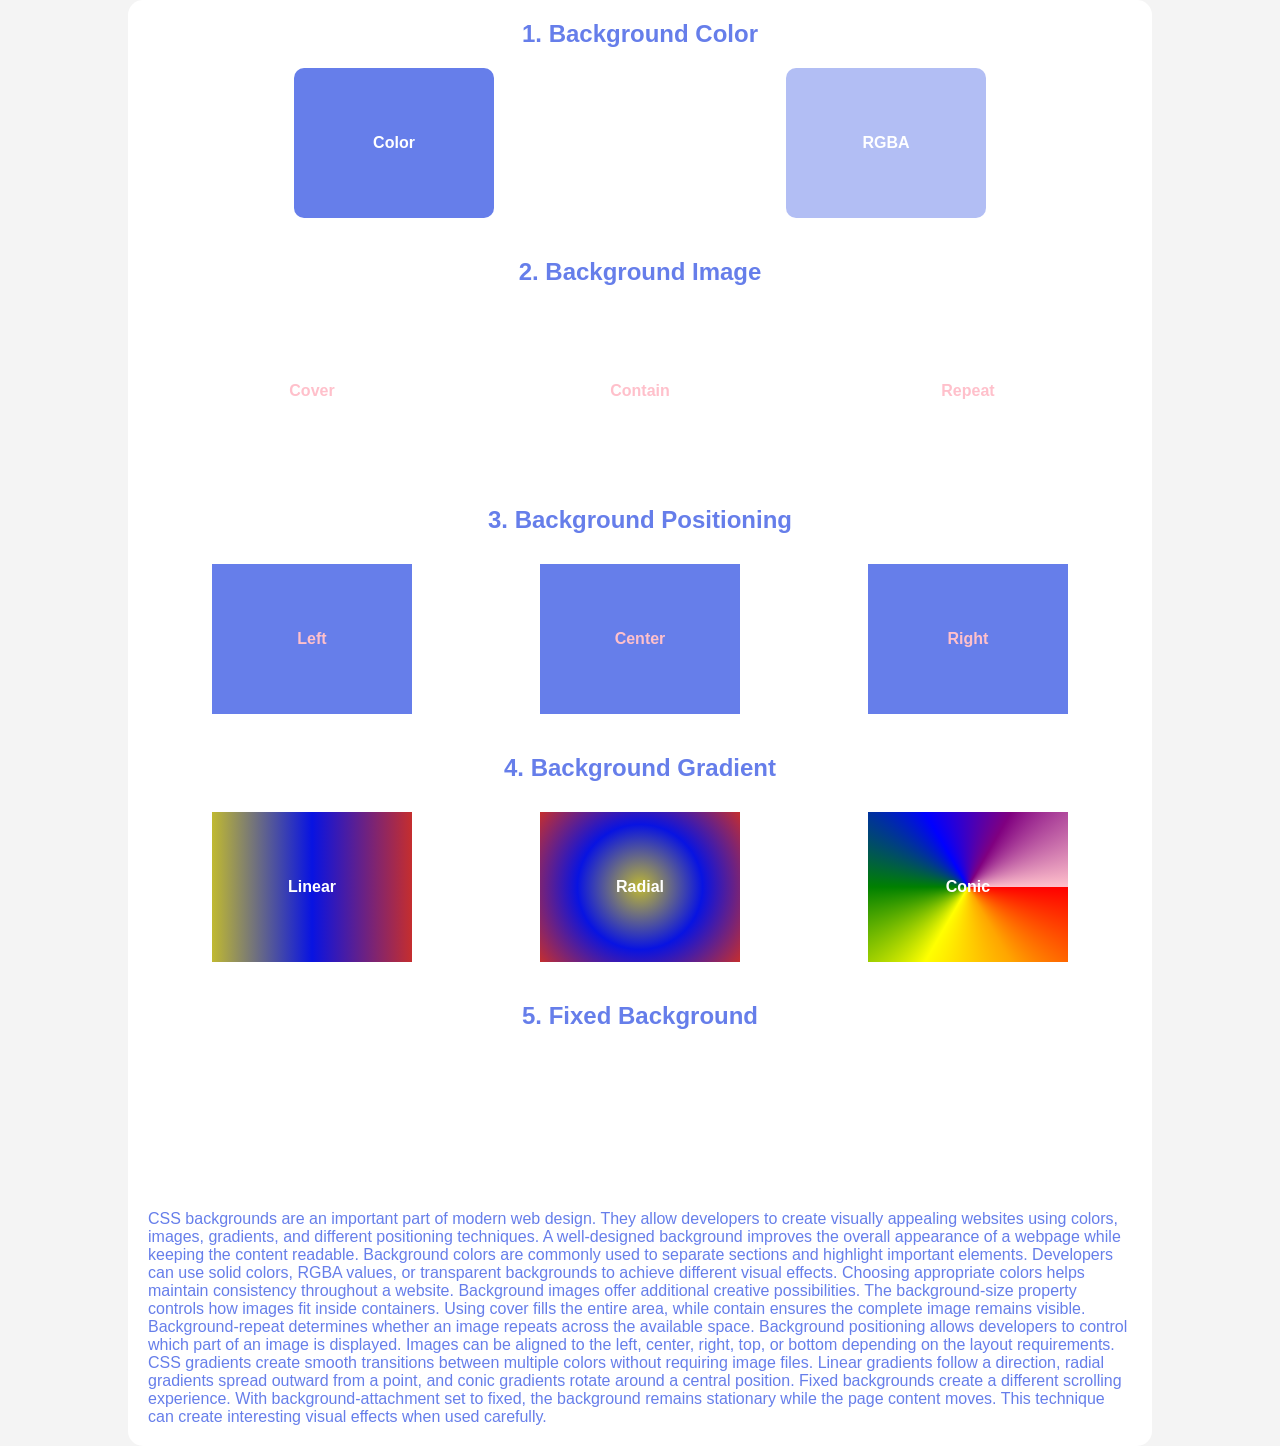
<file: index.html>
<!DOCTYPE html>
<html lang="en">
<head>
    <meta charset="UTF-8">
    <meta name="viewport" content="width=device-width, initial-scale=1.0">
    <title>CSS Background</title>
    <link href="style.css" rel="stylesheet">
</head>
<body>
    <main>
        <section>
            <h1>1. Background Color</h1>
            <div class="bg__color__box">
            <div class="color">Color</div>
            <div class="rgba">RGBA</div>
        </div>
        </section>
        <section>
            <h1 class="title">2. Background Image</h1>
            <div class="bg__image__box">
                <div class="cover">Cover</div>
                <div class="contain">Contain</div>
                <div class="repeat">Repeat</div>
            </div>
        </section>
        <section>
            <h1 class="title">3. Background Positioning</h1>
            <div class="bg__positioning__box">
                <div class="left">Left</div>
                <div class="center">Center</div>
                <div class="right">Right</div>
            </div>
        </section>
        <section>
            <h1 class="title">4. Background Gradient</h1>
            <div class="bg__gradient__box">
                <div class="linear">Linear</div>
                <div class="radial">Radial</div>
                <div class="conic">Conic</div>
            </div>
        </section>
        <section>
            <h1 class="title">5. Fixed Background</h1>
            <div class="fixed__bg__box">
                <div class="fixed">Fixed</div>
            </div>
        </section>
        <section>
            
            <div class="lorem">
                
<div class="text">
  CSS backgrounds are an important part of modern web design.
  They allow developers to create visually appealing websites
  using colors, images, gradients, and different positioning
  techniques. A well-designed background improves the overall
  appearance of a webpage while keeping the content readable.

  Background colors are commonly used to separate sections
  and highlight important elements. Developers can use solid
  colors, RGBA values, or transparent backgrounds to achieve
  different visual effects. Choosing appropriate colors helps
  maintain consistency throughout a website.

  Background images offer additional creative possibilities.
  The background-size property controls how images fit inside
  containers. Using cover fills the entire area, while contain
  ensures the complete image remains visible. Background-repeat
  determines whether an image repeats across the available space.

  Background positioning allows developers to control which
  part of an image is displayed. Images can be aligned to
  the left, center, right, top, or bottom depending on the
  layout requirements.

  CSS gradients create smooth transitions between multiple
  colors without requiring image files. Linear gradients follow
  a direction, radial gradients spread outward from a point,
  and conic gradients rotate around a central position.

  Fixed backgrounds create a different scrolling experience.
  With background-attachment set to fixed, the background
  remains stationary while the page content moves. This
  technique can create interesting visual effects when used
  carefully.
</div>


            </div>
        </section>

    </main>
</body>
</html>
</file>
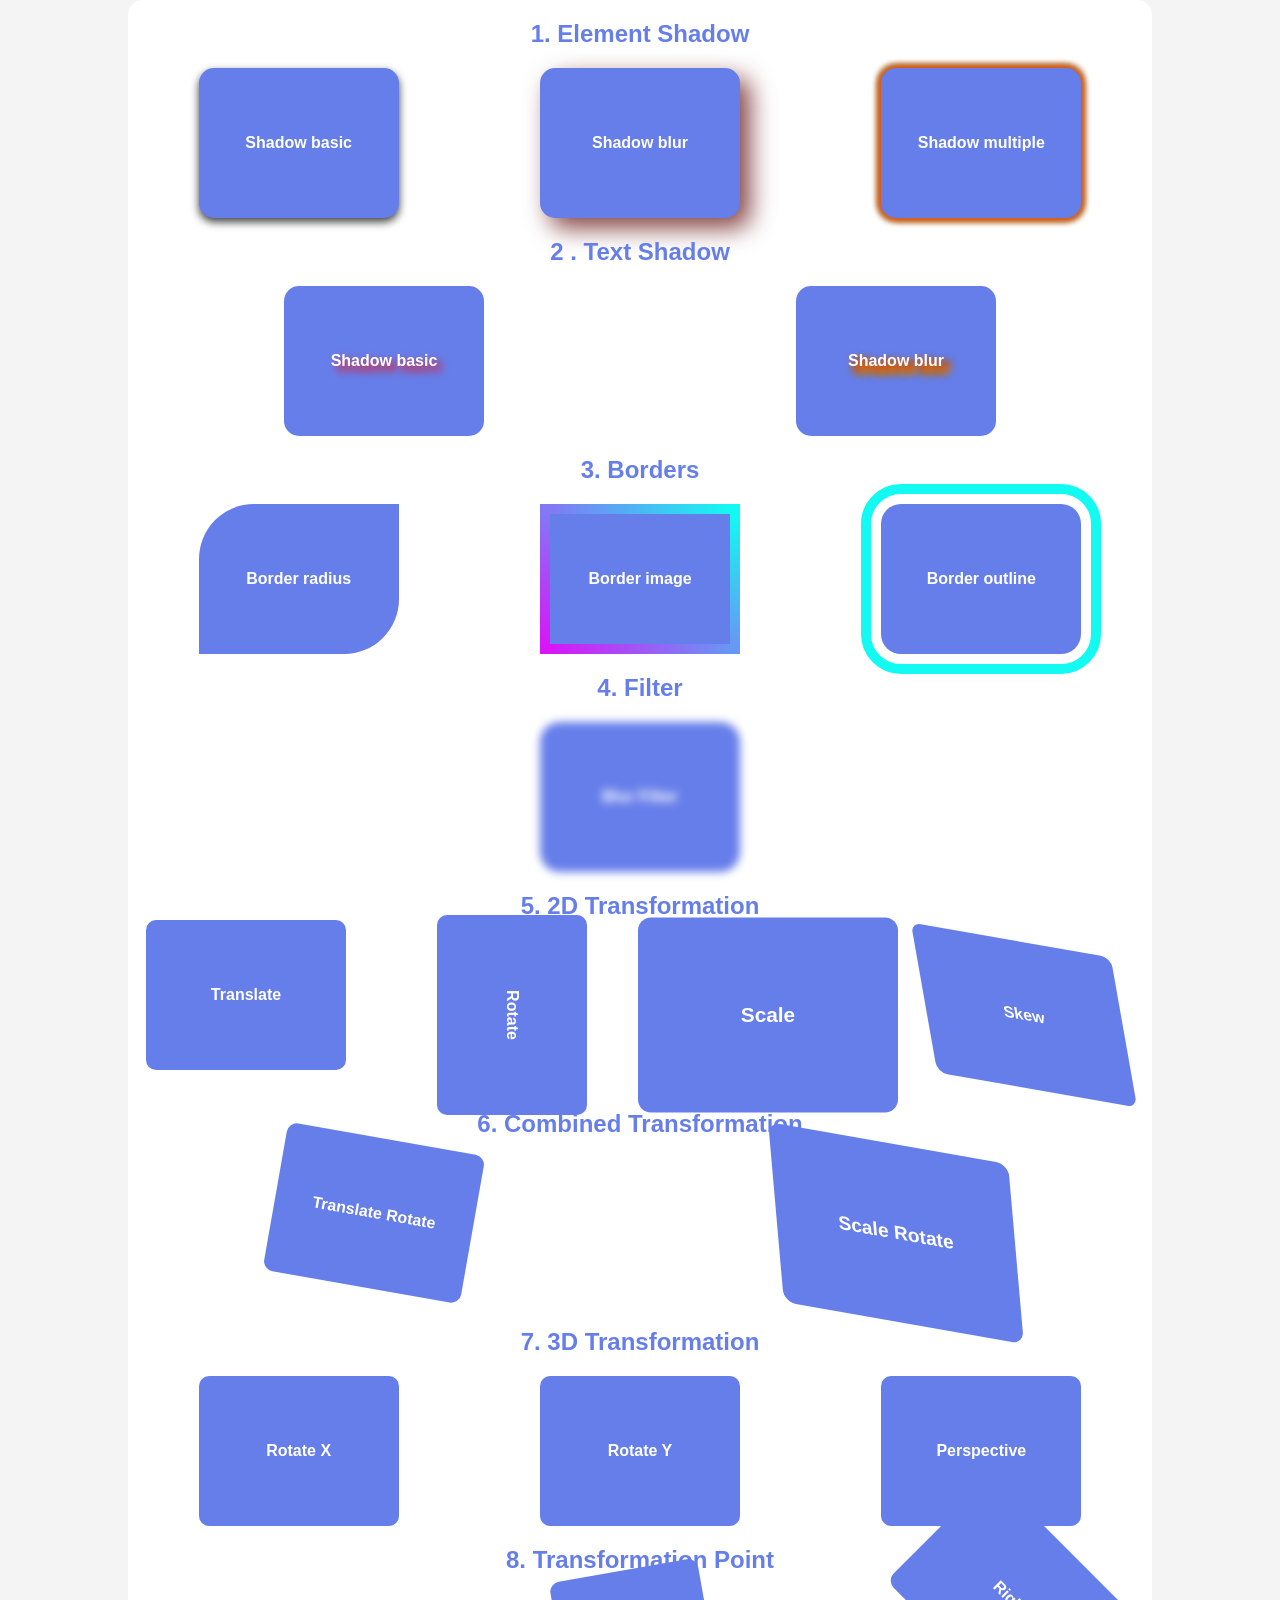
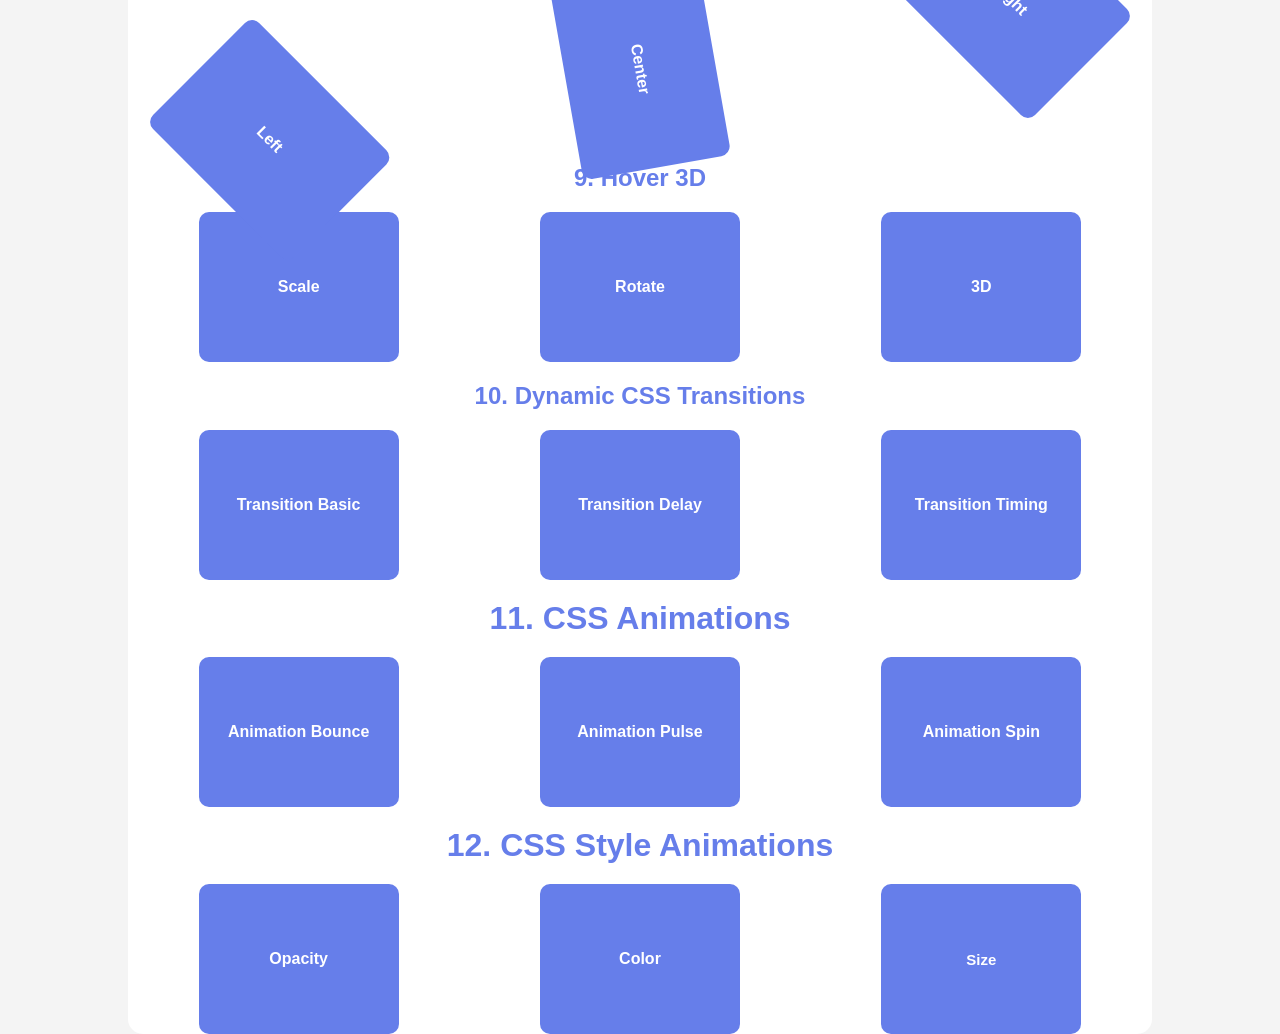
<file: shadow/shadow.html>
<!doctype html>
<html lang="en">
  <head>
    <meta charset="UTF-8" />
    <meta name="viewport" content="width=device-width, initial-scale=1.0" />
    <title>Document</title>
    <link href="shadow.css" rel="stylesheet" />
  </head>
  <body>
    <main>
      <section>
        <h1>1. Element Shadow</h1>
        <div class="element__shadow__box">
          <div class="shadow__basic">Shadow basic</div>
          <div class="shadow__blur">Shadow blur</div>
          <div class="shadow__multiple">Shadow multiple</div>
        </div>
      </section>
      <section>
        <h1>2 . Text Shadow</h1>
        <div class="text__shadow__box">
          <div class="shadow__basic__text">Shadow basic</div>
          <div class="shadow__glow__text">Shadow blur</div>        </div>
      </section>
       <section>
        <h1>3. Borders</h1>
        <div class="border__box">
          <div class="border__radius">Border radius</div>
          <div class="border__image">Border image</div>
          <div class="border_outline">Border outline</div>
        </div>
      </section>
      <section>
        <h1>4. Filter</h1>
        <div class="blur__filter__box">
          <div class="blur__filter">Blur Filter</div>
        </div>
      </section>
      <section>
        <h1>5. 2D Transformation</h1>
        <div class="transformation__box">
          <div class="translate">Translate</div>
          <div class="rotate">Rotate</div>
          <div class="scale">Scale</div>
          <div class="skew">Skew</div>
        </div>
      </section>
      <section>
        <h1>6. Combined Transformation</h1>
        <div class="combined__transformation__box">
          <div class="translate--rotate">Translate Rotate</div>
          <div class="scale--rotate">Scale Rotate</div>
        </div>
      </section>
            <section>
        <h1>7. 3D Transformation</h1>
        <div class="transformation__box">
          <div class="rotate--x">Rotate X</div>
          <div class="rotate--y">Rotate Y</div>
          <div class="perspective">Perspective</div>
        </div>
      </section>
      <section>
        <h1>8. Transformation Point</h1>
        <div class="transformation__point">
          <div class="left">Left</div>
          <div class="center">Center</div>
          <div class="right">Right</div>
        </div>
      </section>
       <section>
        <h1> 9. Hover 3D</h1>
        <div class="hover__3D">
          <div class="hover--scale">Scale</div>
          <div class="hover--rotate">Rotate</div>
          <div class="hover--3d">3D</div>
        </div>
      </section>
      <section>
        <h1> 10. Dynamic CSS Transitions</h1>
        <div class="dynamic__CSS">
          <div class="transition--basic">Transition Basic</div>
          <div class="transition--delay">Transition Delay</div>
          <div class="transition--timing">Transition Timing</div>
        </div>
      </section>
      <h1> 11. CSS Animations</h1>
        <div class="animation">
          <div class="animation--bounce">Animation Bounce</div>
          <div class="animation--pulse">Animation Pulse</div>
          <div class="animation--spin">Animation Spin</div>
        </div>
      </section>
         <h1> 12. CSS Style Animations</h1>
        <div class="animation__style">
          <div class="opacity__transition">Opacity</div>
          <div class="color__transition">Color</div>
          <div class="size__transition">Size</div>
        </div>
      </section>
    </main>
  </body>
</html>
</file>
<file: style.css>
* {
    margin: 0;
    padding: 0;
    box-sizing: border-box;
}
body {
    font-family: Arial, sans-serif;
    background-color: #f4f4f4 ;
}
main {
    background-color: #ffff;
    max-width: 80%;
    margin: auto;
    padding: 20px;
    border-radius: 15px;
}
main h1 {
    text-align: center;
    color: #667eea;
    margin-bottom: 20px;
}
.bg__color__box {
    display: flex;
    justify-content: space-around;
}
.color {
    height: 150px;
    width: 200px;
    background-color: #667eea;
    border-radius: 10px;
    display: flex;
    justify-content: center;
    align-items: center;
    font-weight: bold;
    color: white;
}
.rgba {
    height: 150px;
    width: 200px;
    background-color: rgba(102, 126, 234, 0.5);
    border-radius: 10px;
    display: flex;
    justify-content: center;
    align-items: center;
    font-weight: bold;
    color: white;
}
.bg__image__box  {
    display: flex;
    justify-content: space-around;
    margin-top: 20px;
}
section .title {
    margin-top: 40px;
    margin-bottom: 30px;
}
.cover {
    height: 150px;
    width: 200px;
    background-image: url("https://habsida-lms.s3.ap-northeast-2.amazonaws.com/webcore/logo.svg");
    background-repeat: no-repeat;
    background-size: cover;
    background-position: center;
    display: flex;
    justify-content: center;
    align-items: center;
    font-weight: bold;
    color: pink;
}

.contain {
    height: 150px;
    width: 200px;
    background-image: url("https://habsida-lms.s3.ap-northeast-2.amazonaws.com/webcore/logo.svg");
    background-repeat: no-repeat;
    background-size: contain;
    background-position: center;
    display: flex;
    justify-content: center;
    align-items: center;
    font-weight: bold;
    color: pink;
}

.repeat {
    height: 150px;
    width: 200px;
    background-image: url("https://habsida-lms.s3.ap-northeast-2.amazonaws.com/webcore/logo.svg");
    background-repeat: repeat;
    background-size: 85px 85px;
    background-position: center;
    display: flex;
    justify-content: center;
    align-items: center;
    font-weight: bold;
    color: pink;
}
.bg__positioning__box  {
    display: flex;
    justify-content: space-around;
    margin-top: 20px;
}
.left {
    height: 150px;
    width: 200px;
    background-image: url("https://habsida-lms.s3.ap-northeast-2.amazonaws.com/webcore/logo.svg");
    background-repeat: no-repeat;
    background-size: 60px 60px;
    background-position: top left;
    display: flex;
    justify-content: center;
    align-items: center;
    font-weight: bold;
    color: pink;
    background-color: #667eea;
}
.center{
    height: 150px;
    width: 200px;
    background-image: url("https://habsida-lms.s3.ap-northeast-2.amazonaws.com/webcore/logo.svg");
    background-repeat: no-repeat;
    background-size: 60px 60px;
    background-position: center;
    display: flex;
    justify-content: center;
    align-items: center;
    font-weight: bold;
    color: pink;
    background-color: #667eea;
}
.right{
    height: 150px;
    width: 200px;
    background-image: url("https://habsida-lms.s3.ap-northeast-2.amazonaws.com/webcore/logo.svg");
    background-repeat: no-repeat;
    background-size: 60px 60px;
    background-position: bottom right;
    display: flex;
    justify-content: center;
    align-items: center;
    font-weight: bold;
    color: pink;
    background-color: #667eea;
}
.bg__gradient__box {
    display: flex;
    justify-content: space-around;
    margin-top: 20px;
}
.linear {
    height: 150px;
    width: 200px;
    display: flex;
    justify-content: center;
    align-items: center;
    font-weight: bold;
    color: #ffff;
    background: linear-gradient(to right, #c0b931, #0813e2 , rgb(197, 46, 46));
}

.radial {
    height: 150px;
    width: 200px;
    display: flex;
    justify-content: center;
    align-items: center;
    font-weight: bold;
    color: #ffff;
    background: radial-gradient(circle, #c0b931, #0813e2 , rgb(197, 46, 46));
}
.conic{
    height: 150px;
    width: 200px;
    display: flex;
    justify-content: center;
    align-items: center;
    font-weight: bold;
    color: #ffff;
    background: conic-gradient(from 90deg, red, orange, yellow, green, blue, purple, pink);
}
.fixed {
    height: 150px;
    width: 100%;
    background-image: url("https://habsida-lms.s3.ap-northeast-2.amazonaws.com/webcore/logo.svg");
    display: flex;
    justify-content: center;
    align-items: center;
    margin-top: 20px;
    background-repeat: no-repeat;
    background-attachment: fixed;
    background-size: contain;
    background-position: center;
    color: #ffff;
    font-weight: bold;
}
.text {
    color: #667eea;
}
</file>
<file: shadow/shadow.css>
* {
    margin: 0;
    padding: 0;
    box-sizing: border-box;
}
body {
    font-family: Arial, sans-serif;
    background-color: #f4f4f4 ;
}
main {
    background-color: #ffff;
    max-width: 80%;
    margin: auto;
    border-radius: 15px;
}
main h1 {
    text-align: center;
    color: #667eea;
    margin-bottom: 20px;
    padding-top: 20px;
}
.element__shadow__box{
    display: flex;
    justify-content: space-around;
}
.shadow__basic{
    height: 150px;
    width: 200px;
    box-shadow: 0px 4px 8px rgba(0, 0, 0, 0.75);
    background-color: #667eea;
    border-radius: 15px;
    display: flex;
    justify-content: center;
    align-items: center;
    font-weight: bold;
    color: white;
}
.shadow__blur{
    height: 150px;
    width: 200px;
    box-shadow: 10px 10px 25px rgba(91, 4, 4, 0.75);
    background-color: #667eea;
    border-radius: 15px;
    display: flex;
    justify-content: center;
    align-items: center;
    font-weight: bold;
    color: white;
}
.shadow__multiple{
    height: 150px;
    width: 200px;
    box-shadow: 0px 0px 8px red,
                0px 0px 8px orange,
                0px 0px 9px yellow,
                0px 0px 9px green,
                0px 0px 6px blue,
                0px 0px 9px purple,
                0px 0px 8px pink;
    background-color: #667eea;
    border-radius: 15px;
    display: flex;
    justify-content: center;
    align-items: center;
    font-weight: bold;
    color: white;
}
.text__shadow__box{
    display: flex;
    justify-content: space-around;
}
.shadow__basic__text{
    height: 150px;
    width: 200px;
    text-shadow: 5px 5px 8px red;
    background-color: #667eea;
    border-radius: 15px;
    display: flex;
    justify-content: center;
    align-items: center;
    font-weight: bold;
    color: white;
}
.shadow__glow__text{
    height: 150px;
    width: 200px;
    text-shadow: 5px 5px 8px red,
                5px 6px 8px orange,
                7px 7px 9px yellow,
                5px 6px 9px green,
                5px 6px 6px blue,
                7px 7px 9px purple,
                5px 6px 8px pink;
    background-color: #667eea;
    border-radius: 15px;
    display: flex;
    justify-content: center;
    align-items: center;
    font-weight: bold;
    color: white;
}
.border__box {
    display: flex;
    justify-content: space-around;
}
.border__radius {
    height: 150px;
    width: 200px;
    border-radius: 55px 0px 55px 0;
    background-color: #667eea;
    display: flex;
    justify-content: center;
    align-items: center;
    font-weight: bold;
    color: white;
}
.border__image {
    height: 150px;
    width: 200px;
    border: 10px solid;
    border-radius: 20px;
    border-image: linear-gradient( 45deg, #d915f7, #12faf2) 1;
    background-color: #667eea;
    display: flex;
    justify-content: center;
    align-items: center;
    font-weight: bold;
    color: white;
}
.border_outline {
    outline: 10px solid;
    outline-color: #12faf2;
    outline-offset: 10px;
    border-radius: 20px;
    height: 150px;
    width: 200px;
    background-color: #667eea;
    display: flex;
    justify-content: center;
    align-items: center;
    font-weight: bold;
    color: white;
}
.blur__filter__box {
    display: flex;
    justify-content: space-around;
}
.blur__filter {
    border-radius: 20px;
    height: 150px;
    width: 200px;
    background-color: #667eea;
    display: flex;
    justify-content: center;
    align-items: center;
    font-weight: bold;
    color: white;
    filter: blur(4px); 
}
.transformation__box {
    display: flex;
    justify-content: space-around;
    margin-top: 20px;
    flex-wrap: wrap;
}

.translate {
    height: 150px;
    width: 200px;
    background-color: #667eea;
    border-radius: 10px;
    display: flex;
    justify-content: center;
    align-items: center;
    font-weight: bold;
    color: white;
    transform: translate(-10px, -20px);
}
.rotate {
    height: 150px;
    width: 200px;
    background-color: #667eea;
    border-radius: 10px;
    display: flex;
    justify-content: center;
    align-items: center;
    font-weight: bold;
    color: white;
    transform: rotate(90deg);
}
.scale {
    height: 150px;
    width: 200px;
    background-color: #667eea;
    border-radius: 10px;
    display: flex;
    justify-content: center;
    align-items: center;
    font-weight: bold;
    color: white;
    transform: scale(1.3);
}
.skew {
    height: 150px;
    width: 200px;
    background-color: #667eea;
    border-radius: 10px;
    display: flex;
    justify-content: center;
    align-items: center;
    font-weight: bold;
    color: white;
    transform: skew(10deg, 10deg);
}
.combined__transformation__box {
    display: flex;
    justify-content: space-around;
    margin-top: 20px;
}
.translate--rotate {
    height: 150px;
    width: 200px;
    background-color: #667eea;
    border-radius: 10px;
    display: flex;
    justify-content: center;
    align-items: center;
    font-weight: bold;
    color: white;
    transform: translate(-10px, -20px) rotate(10deg);
}
.scale--rotate {
    height: 150px;
    width: 200px;
    background-color: #667eea;
    border-radius: 10px;
    display: flex;
    justify-content: center;
    align-items: center;
    font-weight: bold;
    color: white;
    transform: scale(1.2) skew(5deg, 10deg);
}
.transformation__box {
    display: flex;
    justify-content: space-around;
    margin-top: 20px;
}
.rotate--x{
    height: 150px;
    width: 200px;
    background-color: #667eea;
    border-radius: 10px;
    display: flex;
    justify-content: center;
    align-items: center;
    font-weight: bold;
    color: white;
}
.rotate--x:hover {
    transform: rotateX(180deg);
    transition: transform 1s linear;
}
.rotate--y{
    height: 150px;
    width: 200px;
    background-color: #667eea;
    border-radius: 10px;
    display: flex;
    justify-content: center;
    align-items: center;
    font-weight: bold;
    color: white;
}
.rotate--y:hover {
    transform: rotateY(180deg);
    transition: transform 1s ease-out;
}
.perspective{
    height: 150px;
    width: 200px;
    background-color: #667eea;
    border-radius: 10px;
    display: flex;
    justify-content: center;
    align-items: center;
    font-weight: bold;
    color: white;
}
.perspective:hover{
    transform: perspective(250px) rotateY(45deg);
    transition: all 1s ease-in-out;
}

.transformation__point {
    display: flex;
    justify-content: space-around;
    margin-top: 20px;
}
.left {
    height: 150px;
    width: 200px;
    background-color: #667eea;
    border-radius: 10px;
    display: flex;
    justify-content: center;
    align-items: center;
    font-weight: bold;
    color: white;
    transform-origin: left;
    transform: rotate(45deg);
}
.center {
    height: 150px;
    width: 200px;
    background-color: #667eea;
    border-radius: 10px;
    display: flex;
    justify-content: center;
    align-items: center;
    font-weight: bold;
    color: white;
    transform-origin: center;
    transform: rotate(80deg);
}
.right {
    height: 150px;
    width: 200px;
    background-color: #667eea;
    border-radius: 10px;
    display: flex;
    justify-content: center;
    align-items: center;
    font-weight: bold;
    color: white;
    transform-origin: right;
    transform: rotate(45deg);
}
.hover__3D {
    display: flex;
    justify-content: space-around;
    margin-top: 20px;
}
.hover--scale {
    height: 150px;
    width: 200px;
    background-color: #667eea;
    border-radius: 10px;
    display: flex;
    justify-content: center;
    align-items: center;
    font-weight: bold;
    color: white;
}
.hover--scale {
    height: 150px;
    width: 200px;
    background-color: #667eea;
    border-radius: 10px;
    display: flex;
    justify-content: center;
    align-items: center;
    font-weight: bold;
    color: white;
}
.hover--scale:hover {
    transform: scale(1.3);
    transition: transform 2s ease-in-out;
}
.hover--rotate {
    height: 150px;
    width: 200px;
    background-color: #667eea;
    border-radius: 10px;
    display: flex;
    justify-content: center;
    align-items: center;
    font-weight: bold;
    color: white;
}
.hover--rotate:hover {
  transform: rotate(360deg);
  transition: transform 2s ease-in-out;
}
.hover--3d {
    height: 150px;
    width: 200px;
    background-color: #667eea;
    border-radius: 10px;
    display: flex;
    justify-content: center;
    align-items: center;
    font-weight: bold;
    color: white;
}
.hover--3d:hover{
    transform: perspective(200px) rotateX(-10deg) rotateY(-10deg);
    transition: transform 1s linear;
    cursor: pointer;
}
.dynamic__CSS {
    display: flex;
    justify-content: space-around;
    margin-top: 20px;
}
.transition--basic {
    height: 150px;
    width: 200px;
    background-color: #667eea;
    border-radius: 10px;
    display: flex;
    justify-content: center;
    align-items: center;
    font-weight: bold;
    color: white;
    transition: all 0.5s ease-in-out;
}
.transition--basic:hover{
    background: linear-gradient(45deg, #c3b2a8,#81dd3a );
    transform: scale(1.3);
}

.transition--delay {
    height: 150px;
    width: 200px;
    background-color: #667eea;
    border-radius: 10px;
    display: flex;
    justify-content: center;
    align-items: center;
    font-weight: bold;
    color: white;
    transition: all 2s ease-in-out;
}
.transition--delay:hover{
  background: linear-gradient(45deg, #ca1cc7,blue);
  transform: translateY(-20px);
} 
.transition--timing {
    height: 150px;
    width: 200px;
    background-color: #667eea;
    border-radius: 10px;
    display: flex;
    justify-content: center;
    align-items: center;
    font-weight: bold;
    color: white;
    transition: all 2s ease;
}
.transition--timing:hover{
  background: linear-gradient(45deg, #ca1cc7,blue);
  transform: rotate(155deg) scale(1.5);
}
.animation {
    display: flex;
    justify-content: space-around;
    margin-top: 20px;
}
.animation--bounce {
    height: 150px;
    width: 200px;
    background-color: #667eea;
    border-radius: 10px;
    display: flex;
    justify-content: center;
    align-items: center;
    font-weight: bold;
    color: white;
    animation:  bounce 1s infinite;
}
@keyframes bounce{
    0%{
        transform: translateY(0)
    }
    50%{
        transform: translateY(-20px)
    }
    100%{
        transform: translateY(0)
    }
}
.animation--pulse {
    height: 150px;
    width: 200px;
    background-color: #667eea;
    border-radius: 10px;
    display: flex;
    justify-content: center;
    align-items: center;
    font-weight: bold;
    color: white;
    animation: pulse 1s infinite;
}
@keyframes pulse{
    0%, 100%{
        transform: scale(1)
    }
    50%{
        transform: scale(1.2)
    }
}
.animation--spin {
    height: 150px;
    width: 200px;
    background-color: #667eea;
    border-radius: 10px;
    display: flex;
    justify-content: center;
    align-items: center;
    font-weight: bold;
    color: white;
    animation: spin 3s linear infinite;
}
@keyframes spin{
    0%{
        transform: rotate(0deg)
    }
    100%{
        transform: rotate(360deg)
    }
}
.animation__style {
    display: flex;
    justify-content: space-around;
    margin-top: 20px;
}
.opacity__transition {
    height: 150px;
    width: 200px;
    background-color: #667eea;
    border-radius: 10px;
    display: flex;
    justify-content: center;
    align-items: center;
    font-weight: bold;
    color: white;
    transition: opacity 2s ease-in-out;
}
.opacity__transition:hover {
    opacity: 0;
    transform: translateY(-10px);
    cursor: pointer;
}
.color__transition {
    height: 150px;
    width: 200px;
    background-color: #667eea;
    border-radius: 10px;
    display: flex;
    justify-content: center;
    align-items: center;
    font-weight: bold;
    color: white;
    transition: color 2s ease;
}
.color__transition:hover {
    color: red;
}
.size__transition {
    height: 150px;
    width: 200px;
    font-size: 15px;
    background-color: #667eea;
    border-radius: 10px;
    display: flex;
    justify-content: center;
    align-items: center;
    font-weight: bold;
    color: white;
    transition: font-size 2s linear;
}
.size__transition:hover{
    font-size: 2em;
}
</file>
